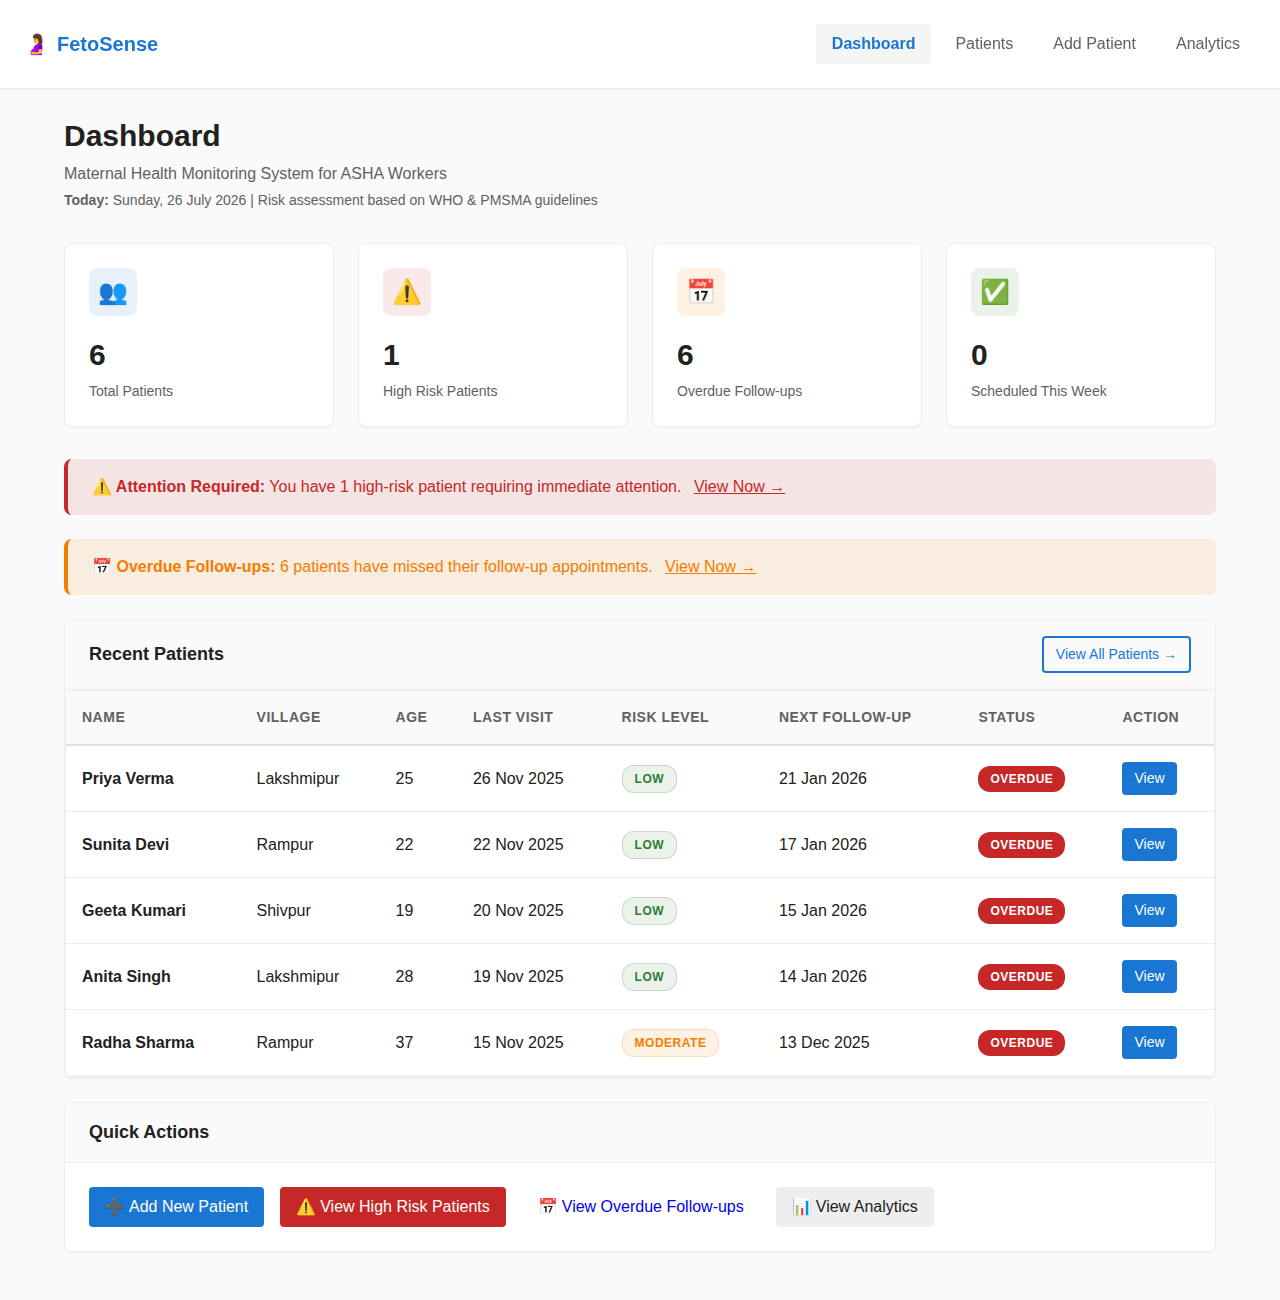
<file: index.html>
<!DOCTYPE html>
<html lang="en">

<head>
    <meta charset="UTF-8">
    <meta name="viewport" content="width=device-width, initial-scale=1.0">
    <title>FetoSense - Dashboard</title>
    <link rel="stylesheet" href="styles.css">
</head>

<body>
    <!-- Navigation -->
    <nav class="navbar">
        <div class="container-fluid">
            <div class="d-flex align-items-center justify-content-between" style="width: 100%;">
                <a href="index.html" class="navbar-brand">
                    <span>🤰</span>
                    <span>FetoSense</span>
                </a>
                <div class="d-flex gap-1">
                    <a href="index.html" class="nav-link">Dashboard</a>
                    <a href="patients.html" class="nav-link">Patients</a>
                    <a href="add-patient.html" class="nav-link">Add Patient</a>
                    <a href="analytics.html" class="nav-link">Analytics</a>
                </div>
            </div>
        </div>
    </nav>

    <!-- Main Content -->
    <div class="container">
        <!-- Page Header -->
        <div class="page-header">
            <h1 class="page-title">Dashboard</h1>
            <p class="page-subtitle">Maternal Health Monitoring System for ASHA Workers</p>
            <p class="text-muted" style="font-size: 0.875rem; margin-top: 4px;">
                <strong>Today:</strong> <span id="currentDate"></span> |
                Risk assessment based on WHO & PMSMA guidelines
            </p>
        </div>

        <!-- Key Metrics -->
        <div class="metrics-grid">
            <div class="metric-card">
                <div class="metric-icon primary">
                    <span>👥</span>
                </div>
                <div class="metric-value" id="totalPatients">0</div>
                <div class="metric-label">Total Patients</div>
            </div>

            <div class="metric-card">
                <div class="metric-icon danger">
                    <span>⚠️</span>
                </div>
                <div class="metric-value" id="highRiskCount">0</div>
                <div class="metric-label">High Risk Patients</div>
            </div>

            <div class="metric-card">
                <div class="metric-icon warning">
                    <span>📅</span>
                </div>
                <div class="metric-value" id="overdueCount">0</div>
                <div class="metric-label">Overdue Follow-ups</div>
            </div>

            <div class="metric-card">
                <div class="metric-icon success">
                    <span>✅</span>
                </div>
                <div class="metric-value" id="scheduledCount">0</div>
                <div class="metric-label">Scheduled This Week</div>
            </div>
        </div>

        <!-- Alerts Section -->
        <div id="alertsSection"></div>

        <!-- Recent Patients -->
        <div class="card">
            <div class="card-header">
                <div class="d-flex justify-content-between align-items-center">
                    <h2 class="card-title">Recent Patients</h2>
                    <a href="patients.html" class="btn btn-outline btn-sm">View All Patients →</a>
                </div>
            </div>
            <div class="card-body" style="padding: 0;">
                <div class="table-container">
                    <table>
                        <thead>
                            <tr>
                                <th>Name</th>
                                <th>Village</th>
                                <th>Age</th>
                                <th>Last Visit</th>
                                <th>Risk Level</th>
                                <th>Next Follow-up</th>
                                <th>Status</th>
                                <th>Action</th>
                            </tr>
                        </thead>
                        <tbody id="recentPatientsTable"></tbody>
                    </table>
                </div>
            </div>
        </div>

        <!-- Quick Actions -->
        <div class="card">
            <div class="card-header">
                <h2 class="card-title">Quick Actions</h2>
            </div>
            <div class="card-body">
                <div class="d-flex gap-2" style="flex-wrap: wrap;">
                    <a href="add-patient.html" class="btn btn-primary">
                        <span>➕</span>
                        <span>Add New Patient</span>
                    </a>
                    <a href="patients.html?filter=high" class="btn btn-danger">
                        <span>⚠️</span>
                        <span>View High Risk Patients</span>
                    </a>
                    <a href="patients.html?filter=overdue" class="btn btn-warning">
                        <span>📅</span>
                        <span>View Overdue Follow-ups</span>
                    </a>
                    <a href="analytics.html" class="btn btn-secondary">
                        <span>📊</span>
                        <span>View Analytics</span>
                    </a>
                </div>
            </div>
        </div>
    </div>

    <script src="app.js"></script>
    <script>
        // Dashboard-specific JavaScript
        function loadDashboard() {
            const patients = FetoSense.getPatients();

            // Update current date
            document.getElementById('currentDate').textContent = Utils.formatDateLong(FetoSense.getCurrentDate());

            // Calculate metrics
            let highRiskCount = 0;
            let overdueCount = 0;
            let scheduledThisWeek = 0;

            const today = new Date(FetoSense.getCurrentDate());
            const weekFromNow = new Date(today);
            weekFromNow.setDate(weekFromNow.getDate() + 7);

            patients.forEach(patient => {
                const score = RiskCalculator.calculateScore(patient);
                const category = RiskCalculator.getCategory(score);
                const followupDate = RiskCalculator.getNextFollowupDate(patient);
                const status = RiskCalculator.getFollowupStatus(followupDate);

                if (category === 'HIGH') highRiskCount++;
                if (status === 'OVERDUE') overdueCount++;

                const followup = new Date(followupDate);
                if (followup >= today && followup <= weekFromNow) {
                    scheduledThisWeek++;
                }
            });

            // Update metrics
            document.getElementById('totalPatients').textContent = patients.length;
            document.getElementById('highRiskCount').textContent = highRiskCount;
            document.getElementById('overdueCount').textContent = overdueCount;
            document.getElementById('scheduledCount').textContent = scheduledThisWeek;

            // Show alerts if needed
            const alertsSection = document.getElementById('alertsSection');
            alertsSection.innerHTML = '';

            if (highRiskCount > 0) {
                alertsSection.innerHTML += `
                    <div class="alert alert-danger">
                        <strong>⚠️ Attention Required:</strong> You have ${highRiskCount} high-risk patient${highRiskCount > 1 ? 's' : ''} requiring immediate attention.
                        <a href="patients.html?filter=high" style="color: inherit; text-decoration: underline; margin-left: 8px;">View Now →</a>
                    </div>
                `;
            }

            if (overdueCount > 0) {
                alertsSection.innerHTML += `
                    <div class="alert alert-warning">
                        <strong>📅 Overdue Follow-ups:</strong> ${overdueCount} patient${overdueCount > 1 ? 's have' : ' has'} missed their follow-up appointment${overdueCount > 1 ? 's' : ''}.
                        <a href="patients.html?filter=overdue" style="color: inherit; text-decoration: underline; margin-left: 8px;">View Now →</a>
                    </div>
                `;
            }

            // Load recent patients (sorted by last visit date)
            const sortedPatients = [...patients].sort((a, b) => {
                const dateA = new Date(a.visits[a.visits.length - 1].date);
                const dateB = new Date(b.visits[b.visits.length - 1].date);
                return dateB - dateA;
            });

            const recentPatients = sortedPatients.slice(0, 5);
            const tbody = document.getElementById('recentPatientsTable');
            tbody.innerHTML = '';

            recentPatients.forEach(patient => {
                const latestVisit = patient.visits[patient.visits.length - 1];
                const score = RiskCalculator.calculateScore(patient);
                const category = RiskCalculator.getCategory(score);
                const followupDate = RiskCalculator.getNextFollowupDate(patient);
                const status = RiskCalculator.getFollowupStatus(followupDate);

                const row = document.createElement('tr');
                row.innerHTML = `
                    <td><strong>${patient.name}</strong></td>
                    <td>${patient.village}</td>
                    <td>${patient.age}</td>
                    <td>${Utils.formatDate(latestVisit.date)}</td>
                    <td><span class="badge badge-${category.toLowerCase()}">${category}</span></td>
                    <td>${Utils.formatDate(followupDate)}</td>
                    <td><span class="badge badge-${status.toLowerCase()}">${status}</span></td>
                    <td>
                        <a href="patient-details.html?id=${patient.id}" class="btn btn-primary btn-sm">View</a>
                    </td>
                `;
                tbody.appendChild(row);
            });
        }

        // Load dashboard on page load
        document.addEventListener('DOMContentLoaded', loadDashboard);
    </script>
</body>

</html>
</file>
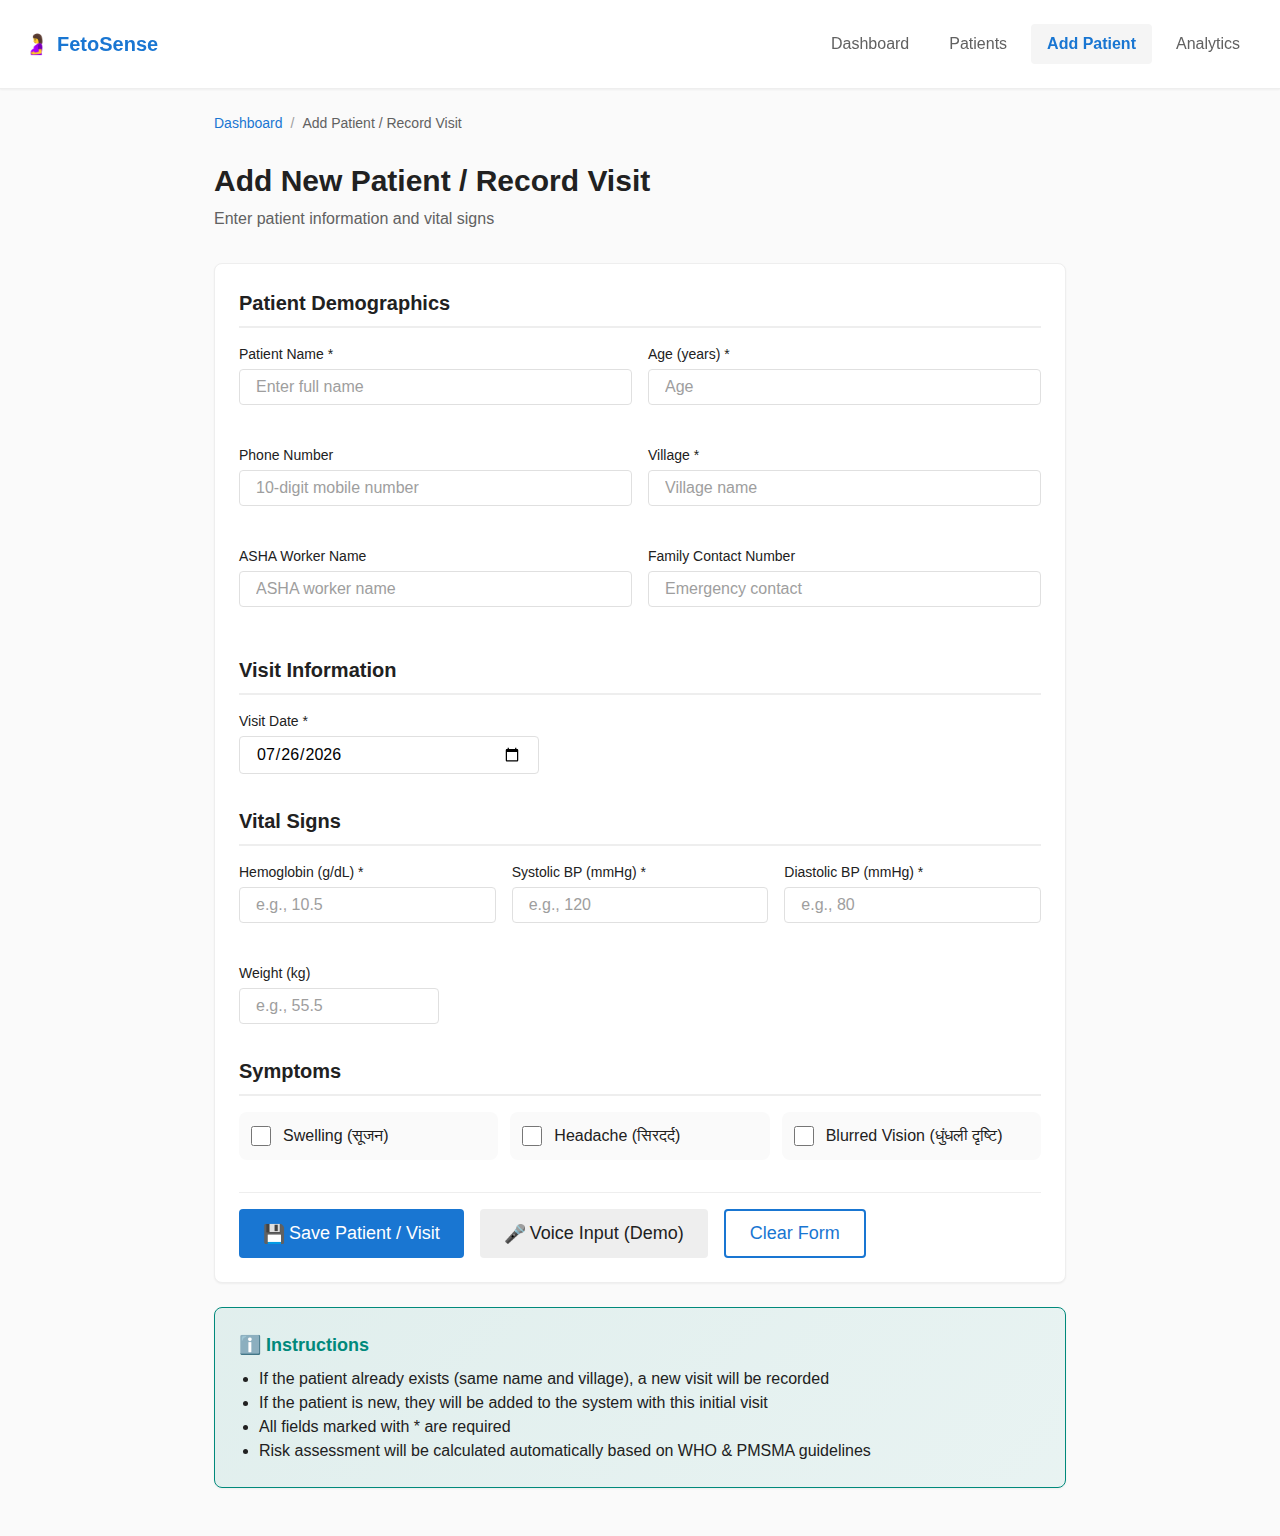
<file: add-patient.html>
<!DOCTYPE html>
<html lang="en">

<head>
    <meta charset="UTF-8">
    <meta name="viewport" content="width=device-width, initial-scale=1.0">
    <title>FetoSense - Add Patient</title>
    <link rel="stylesheet" href="styles.css">
</head>

<body>
    <!-- Navigation -->
    <nav class="navbar">
        <div class="container-fluid">
            <div class="d-flex align-items-center justify-content-between" style="width: 100%;">
                <a href="index.html" class="navbar-brand">
                    <span>🤰</span>
                    <span>FetoSense</span>
                </a>
                <div class="d-flex gap-1">
                    <a href="index.html" class="nav-link">Dashboard</a>
                    <a href="patients.html" class="nav-link">Patients</a>
                    <a href="add-patient.html" class="nav-link">Add Patient</a>
                    <a href="analytics.html" class="nav-link">Analytics</a>
                </div>
            </div>
        </div>
    </nav>

    <!-- Main Content -->
    <div class="container" style="max-width: 900px;">
        <!-- Breadcrumb -->
        <div class="breadcrumb">
            <a href="index.html">Dashboard</a>
            <span class="breadcrumb-separator">/</span>
            <span>Add Patient / Record Visit</span>
        </div>

        <!-- Page Header -->
        <div class="page-header">
            <h1 class="page-title">Add New Patient / Record Visit</h1>
            <p class="page-subtitle">Enter patient information and vital signs</p>
        </div>

        <!-- Form -->
        <div class="card">
            <div class="card-body">
                <form id="patientForm">
                    <!-- Patient Demographics -->
                    <h3
                        style="font-size: 1.25rem; font-weight: 600; margin-bottom: 16px; padding-bottom: 8px; border-bottom: 2px solid var(--border-color-light);">
                        Patient Demographics
                    </h3>

                    <div style="display: grid; grid-template-columns: 1fr 1fr; gap: 16px; margin-bottom: 24px;">
                        <div class="form-group">
                            <label class="form-label">Patient Name *</label>
                            <input type="text" class="form-control" id="patientName" required
                                placeholder="Enter full name">
                        </div>

                        <div class="form-group">
                            <label class="form-label">Age (years) *</label>
                            <input type="number" class="form-control" id="patientAge" required min="15" max="50"
                                placeholder="Age">
                        </div>
                    </div>

                    <div style="display: grid; grid-template-columns: 1fr 1fr; gap: 16px; margin-bottom: 24px;">
                        <div class="form-group">
                            <label class="form-label">Phone Number</label>
                            <input type="tel" class="form-control" id="patientPhone"
                                placeholder="10-digit mobile number">
                        </div>

                        <div class="form-group">
                            <label class="form-label">Village *</label>
                            <input type="text" class="form-control" id="patientVillage" required
                                placeholder="Village name">
                        </div>
                    </div>

                    <div style="display: grid; grid-template-columns: 1fr 1fr; gap: 16px; margin-bottom: 32px;">
                        <div class="form-group">
                            <label class="form-label">ASHA Worker Name</label>
                            <input type="text" class="form-control" id="ashaName" placeholder="ASHA worker name">
                        </div>

                        <div class="form-group">
                            <label class="form-label">Family Contact Number</label>
                            <input type="tel" class="form-control" id="familyContact" placeholder="Emergency contact">
                        </div>
                    </div>

                    <!-- Visit Information -->
                    <h3
                        style="font-size: 1.25rem; font-weight: 600; margin-bottom: 16px; padding-bottom: 8px; border-bottom: 2px solid var(--border-color-light);">
                        Visit Information
                    </h3>

                    <div class="form-group" style="margin-bottom: 32px;">
                        <label class="form-label">Visit Date *</label>
                        <input type="date" class="form-control" id="visitDate" required style="max-width: 300px;">
                    </div>

                    <!-- Vital Signs -->
                    <h3
                        style="font-size: 1.25rem; font-weight: 600; margin-bottom: 16px; padding-bottom: 8px; border-bottom: 2px solid var(--border-color-light);">
                        Vital Signs
                    </h3>

                    <div style="display: grid; grid-template-columns: 1fr 1fr 1fr; gap: 16px; margin-bottom: 24px;">
                        <div class="form-group">
                            <label class="form-label">Hemoglobin (g/dL) *</label>
                            <input type="number" class="form-control" id="hemoglobin" required step="0.1" min="4"
                                max="16" placeholder="e.g., 10.5">
                        </div>

                        <div class="form-group">
                            <label class="form-label">Systolic BP (mmHg) *</label>
                            <input type="number" class="form-control" id="systolicBP" required min="80" max="200"
                                placeholder="e.g., 120">
                        </div>

                        <div class="form-group">
                            <label class="form-label">Diastolic BP (mmHg) *</label>
                            <input type="number" class="form-control" id="diastolicBP" required min="50" max="140"
                                placeholder="e.g., 80">
                        </div>
                    </div>

                    <div class="form-group" style="margin-bottom: 32px;">
                        <label class="form-label">Weight (kg)</label>
                        <input type="number" class="form-control" id="weight" step="0.1" min="30" max="120"
                            placeholder="e.g., 55.5" style="max-width: 200px;">
                    </div>

                    <!-- Symptoms -->
                    <h3
                        style="font-size: 1.25rem; font-weight: 600; margin-bottom: 16px; padding-bottom: 8px; border-bottom: 2px solid var(--border-color-light);">
                        Symptoms
                    </h3>

                    <div
                        style="display: grid; grid-template-columns: repeat(auto-fit, minmax(200px, 1fr)); gap: 12px; margin-bottom: 32px;">
                        <div style="background-color: var(--gray-50); padding: 12px; border-radius: 8px;">
                            <label style="display: flex; align-items: center; gap: 12px; cursor: pointer;">
                                <input type="checkbox" id="swelling" style="width: 20px; height: 20px;">
                                <span>Swelling (सूजन)</span>
                            </label>
                        </div>

                        <div style="background-color: var(--gray-50); padding: 12px; border-radius: 8px;">
                            <label style="display: flex; align-items: center; gap: 12px; cursor: pointer;">
                                <input type="checkbox" id="headache" style="width: 20px; height: 20px;">
                                <span>Headache (सिरदर्द)</span>
                            </label>
                        </div>

                        <div style="background-color: var(--gray-50); padding: 12px; border-radius: 8px;">
                            <label style="display: flex; align-items: center; gap: 12px; cursor: pointer;">
                                <input type="checkbox" id="blurredVision" style="width: 20px; height: 20px;">
                                <span>Blurred Vision (धुंधली दृष्टि)</span>
                            </label>
                        </div>
                    </div>

                    <!-- Actions -->
                    <div class="d-flex gap-2"
                        style="padding-top: 16px; border-top: 1px solid var(--border-color-light);">
                        <button type="submit" class="btn btn-primary btn-lg">
                            <span>💾</span>
                            <span>Save Patient / Visit</span>
                        </button>
                        <button type="button" class="btn btn-secondary btn-lg" onclick="simulateVoiceInput()">
                            <span>🎤</span>
                            <span>Voice Input (Demo)</span>
                        </button>
                        <button type="reset" class="btn btn-outline btn-lg">
                            Clear Form
                        </button>
                    </div>
                </form>
            </div>
        </div>

        <!-- Help Text -->
        <div class="card"
            style="background-color: var(--info-teal); background: linear-gradient(135deg, rgba(0, 137, 123, 0.1) 0%, rgba(77, 182, 172, 0.1) 100%); border-color: var(--info-teal);">
            <div class="card-body">
                <h3 style="font-size: 1.125rem; font-weight: 600; margin-bottom: 8px; color: var(--info-teal);">
                    ℹ️ Instructions
                </h3>
                <ul style="margin: 0; padding-left: 20px; color: var(--text-primary);">
                    <li>If the patient already exists (same name and village), a new visit will be recorded</li>
                    <li>If the patient is new, they will be added to the system with this initial visit</li>
                    <li>All fields marked with * are required</li>
                    <li>Risk assessment will be calculated automatically based on WHO & PMSMA guidelines</li>
                </ul>
            </div>
        </div>
    </div>

    <script src="app.js"></script>
    <script>
        // Set today's date as default
        document.getElementById('visitDate').valueAsDate = new Date();

        // Voice input simulation
        function simulateVoiceInput() {
            const names = ['Sita Devi', 'Lakshmi Kumari', 'Parvati Sharma', 'Durga Singh', 'Saraswati Verma'];
            const villages = ['Rampur', 'Shivpur', 'Lakshmipur', 'Ganeshpur', 'Hanumanpur'];
            const ashaNames = ['Rekha Sharma', 'Meena Devi', 'Sita Devi', 'Radha Kumari'];

            document.getElementById('patientName').value = names[Math.floor(Math.random() * names.length)];
            document.getElementById('patientAge').value = Math.floor(Math.random() * 20) + 18;
            document.getElementById('patientPhone').value = '98765' + Math.floor(Math.random() * 100000);
            document.getElementById('patientVillage').value = villages[Math.floor(Math.random() * villages.length)];
            document.getElementById('ashaName').value = ashaNames[Math.floor(Math.random() * ashaNames.length)];
            document.getElementById('familyContact').value = '98765' + Math.floor(Math.random() * 100000);
            document.getElementById('hemoglobin').value = (Math.random() * 6 + 7).toFixed(1);
            document.getElementById('systolicBP').value = Math.floor(Math.random() * 50) + 110;
            document.getElementById('diastolicBP').value = Math.floor(Math.random() * 30) + 70;
            document.getElementById('weight').value = (Math.random() * 30 + 45).toFixed(1);

            // Random symptoms
            document.getElementById('swelling').checked = Math.random() > 0.7;
            document.getElementById('headache').checked = Math.random() > 0.8;
            document.getElementById('blurredVision').checked = Math.random() > 0.9;

            Utils.showToast('Voice input simulated! Form filled with sample data.', 'info');
        }

        // Form submission
        document.getElementById('patientForm').addEventListener('submit', function (e) {
            e.preventDefault();

            const name = document.getElementById('patientName').value.trim();
            const age = parseInt(document.getElementById('patientAge').value);
            const phone = document.getElementById('patientPhone').value.trim();
            const village = document.getElementById('patientVillage').value.trim();
            const ashaName = document.getElementById('ashaName').value.trim();
            const familyContact = document.getElementById('familyContact').value.trim();
            const visitDate = document.getElementById('visitDate').value;
            const hemoglobin = parseFloat(document.getElementById('hemoglobin').value);
            const systolicBP = parseInt(document.getElementById('systolicBP').value);
            const diastolicBP = parseInt(document.getElementById('diastolicBP').value);
            const weight = parseFloat(document.getElementById('weight').value) || 0;

            const symptoms = [];
            if (document.getElementById('swelling').checked) symptoms.push('swelling');
            if (document.getElementById('headache').checked) symptoms.push('headache');
            if (document.getElementById('blurredVision').checked) symptoms.push('blurredVision');

            const visit = {
                date: visitDate,
                hemoglobin: hemoglobin,
                systolicBP: systolicBP,
                diastolicBP: diastolicBP,
                weight: weight,
                symptoms: symptoms
            };

            // Check if patient exists
            const patients = FetoSense.getPatients();
            const existingPatient = patients.find(p =>
                p.name.toLowerCase() === name.toLowerCase() &&
                p.village.toLowerCase() === village.toLowerCase()
            );

            if (existingPatient) {
                // Add visit to existing patient
                FetoSense.addVisit(existingPatient.id, visit);
                Utils.showToast(`New visit recorded for ${name}`, 'success');

                // Redirect to patient details
                setTimeout(() => {
                    window.location.href = `patient-details.html?id=${existingPatient.id}`;
                }, 1500);
            } else {
                // Create new patient
                const newPatient = {
                    name: name,
                    age: age,
                    phone: phone || 'Not provided',
                    village: village,
                    ashaName: ashaName || 'Not assigned',
                    familyContact: familyContact || 'Not provided',
                    visits: [visit],
                    adherence: { ironMorning: false, ironEvening: false, protein: false, rest: false }
                };

                const newId = FetoSense.addPatient(newPatient);
                Utils.showToast(`New patient added: ${name}`, 'success');

                // Redirect to patient details
                setTimeout(() => {
                    window.location.href = `patient-details.html?id=${newId}`;
                }, 1500);
            }
        });
    </script>
</body>

</html>
</file>
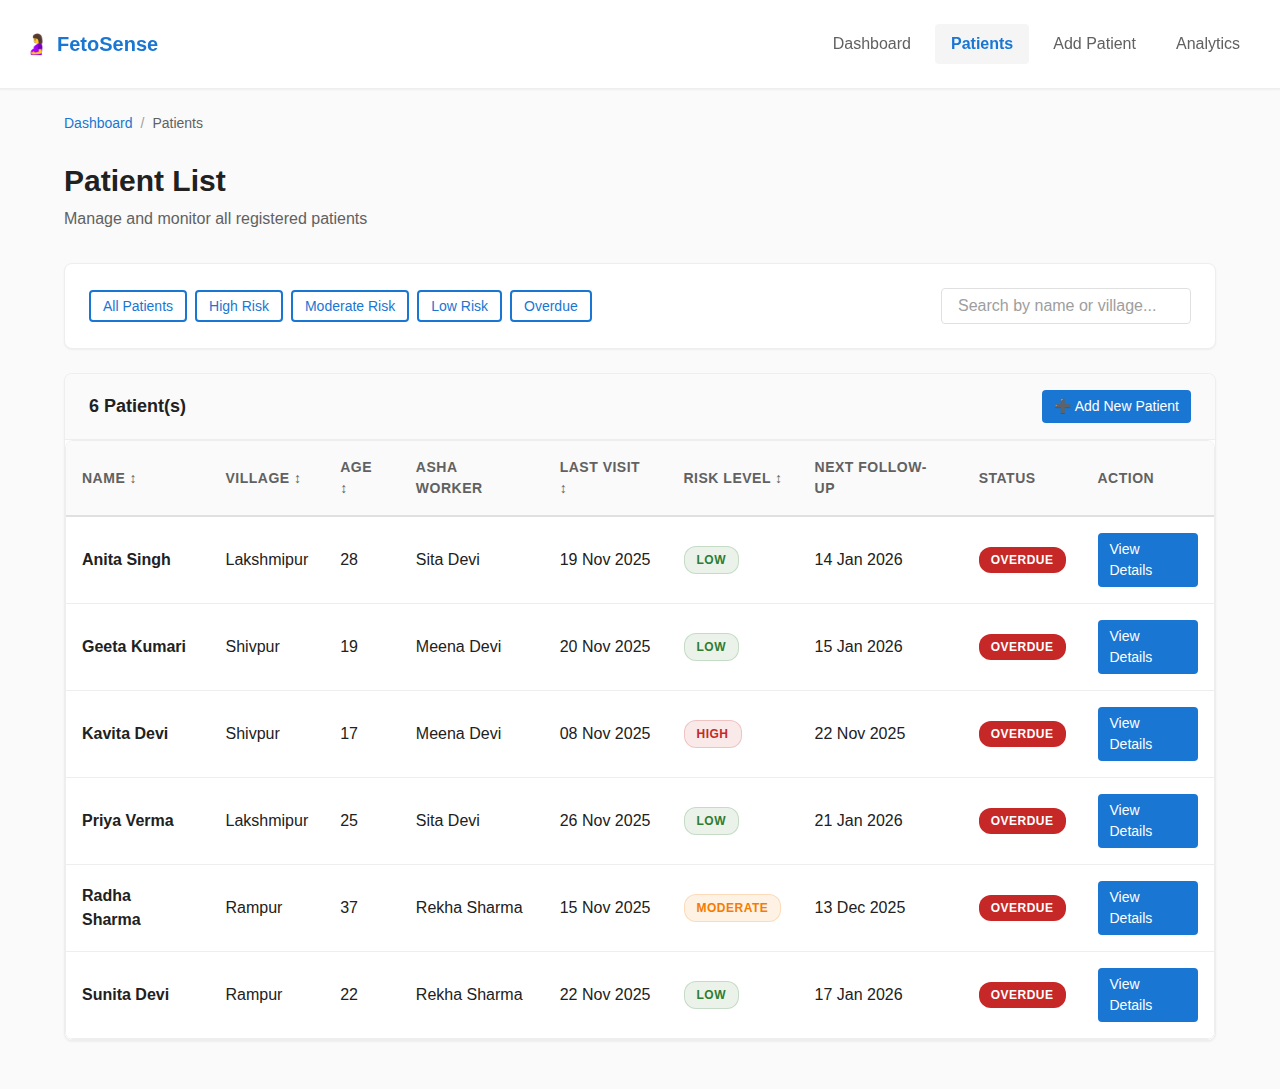
<file: patients.html>
<!DOCTYPE html>
<html lang="en">

<head>
    <meta charset="UTF-8">
    <meta name="viewport" content="width=device-width, initial-scale=1.0">
    <title>FetoSense - Patients</title>
    <link rel="stylesheet" href="styles.css">
</head>

<body>
    <!-- Navigation -->
    <nav class="navbar">
        <div class="container-fluid">
            <div class="d-flex align-items-center justify-content-between" style="width: 100%;">
                <a href="index.html" class="navbar-brand">
                    <span>🤰</span>
                    <span>FetoSense</span>
                </a>
                <div class="d-flex gap-1">
                    <a href="index.html" class="nav-link">Dashboard</a>
                    <a href="patients.html" class="nav-link">Patients</a>
                    <a href="add-patient.html" class="nav-link">Add Patient</a>
                    <a href="analytics.html" class="nav-link">Analytics</a>
                </div>
            </div>
        </div>
    </nav>

    <!-- Main Content -->
    <div class="container">
        <!-- Breadcrumb -->
        <div class="breadcrumb">
            <a href="index.html">Dashboard</a>
            <span class="breadcrumb-separator">/</span>
            <span>Patients</span>
        </div>

        <!-- Page Header -->
        <div class="page-header">
            <h1 class="page-title">Patient List</h1>
            <p class="page-subtitle">Manage and monitor all registered patients</p>
        </div>

        <!-- Filters and Search -->
        <div class="card">
            <div class="card-body">
                <div class="d-flex justify-content-between align-items-center" style="flex-wrap: wrap; gap: 16px;">
                    <div class="d-flex gap-1" style="flex-wrap: wrap;">
                        <button class="btn btn-sm btn-outline active" data-filter="all" onclick="filterPatients('all')">
                            All Patients
                        </button>
                        <button class="btn btn-sm btn-outline" data-filter="high" onclick="filterPatients('high')">
                            High Risk
                        </button>
                        <button class="btn btn-sm btn-outline" data-filter="moderate"
                            onclick="filterPatients('moderate')">
                            Moderate Risk
                        </button>
                        <button class="btn btn-sm btn-outline" data-filter="low" onclick="filterPatients('low')">
                            Low Risk
                        </button>
                        <button class="btn btn-sm btn-outline" data-filter="overdue"
                            onclick="filterPatients('overdue')">
                            Overdue
                        </button>
                    </div>
                    <div class="form-group" style="margin: 0; min-width: 250px;">
                        <input type="text" class="form-control" id="searchInput"
                            placeholder="Search by name or village..." oninput="searchPatients()">
                    </div>
                </div>
            </div>
        </div>

        <!-- Patients Table -->
        <div class="card">
            <div class="card-header">
                <div class="d-flex justify-content-between align-items-center">
                    <h2 class="card-title">
                        <span id="patientCount">0</span> Patient(s)
                    </h2>
                    <a href="add-patient.html" class="btn btn-primary btn-sm">
                        <span>➕</span>
                        <span>Add New Patient</span>
                    </a>
                </div>
            </div>
            <div class="card-body" style="padding: 0;">
                <div class="table-container">
                    <table>
                        <thead>
                            <tr>
                                <th onclick="sortTable('name')" style="cursor: pointer;">Name ↕</th>
                                <th onclick="sortTable('village')" style="cursor: pointer;">Village ↕</th>
                                <th onclick="sortTable('age')" style="cursor: pointer;">Age ↕</th>
                                <th>ASHA Worker</th>
                                <th onclick="sortTable('lastVisit')" style="cursor: pointer;">Last Visit ↕</th>
                                <th onclick="sortTable('risk')" style="cursor: pointer;">Risk Level ↕</th>
                                <th>Next Follow-up</th>
                                <th>Status</th>
                                <th>Action</th>
                            </tr>
                        </thead>
                        <tbody id="patientsTable"></tbody>
                    </table>
                </div>
                <div id="emptyState" class="text-center" style="padding: 48px; display: none;">
                    <p class="text-muted" style="font-size: 1.125rem; margin-bottom: 16px;">No patients found</p>
                    <a href="add-patient.html" class="btn btn-primary">Add Your First Patient</a>
                </div>
            </div>
        </div>
    </div>

    <script src="app.js"></script>
    <script>
        let currentFilter = 'all';
        let currentSort = { field: 'name', ascending: true };
        let allPatients = [];

        function loadPatients() {
            allPatients = FetoSense.getPatients();

            // Check URL parameters for filter
            const urlParams = new URLSearchParams(window.location.search);
            const filterParam = urlParams.get('filter');
            if (filterParam) {
                currentFilter = filterParam;
                updateFilterButtons();
            }

            renderPatients();
        }

        function updateFilterButtons() {
            document.querySelectorAll('[data-filter]').forEach(btn => {
                if (btn.dataset.filter === currentFilter) {
                    btn.classList.add('active');
                } else {
                    btn.classList.remove('active');
                }
            });
        }

        function filterPatients(filter) {
            currentFilter = filter;
            updateFilterButtons();
            renderPatients();
        }

        function searchPatients() {
            renderPatients();
        }

        function sortTable(field) {
            if (currentSort.field === field) {
                currentSort.ascending = !currentSort.ascending;
            } else {
                currentSort.field = field;
                currentSort.ascending = true;
            }
            renderPatients();
        }

        function renderPatients() {
            const searchTerm = document.getElementById('searchInput').value.toLowerCase();

            // Filter patients
            let filteredPatients = allPatients.filter(patient => {
                // Search filter
                if (searchTerm) {
                    const matchesSearch = patient.name.toLowerCase().includes(searchTerm) ||
                        patient.village.toLowerCase().includes(searchTerm);
                    if (!matchesSearch) return false;
                }

                // Risk/status filter
                if (currentFilter !== 'all') {
                    const score = RiskCalculator.calculateScore(patient);
                    const category = RiskCalculator.getCategory(score);
                    const followupDate = RiskCalculator.getNextFollowupDate(patient);
                    const status = RiskCalculator.getFollowupStatus(followupDate);

                    if (currentFilter === 'high' && category !== 'HIGH') return false;
                    if (currentFilter === 'moderate' && category !== 'MODERATE') return false;
                    if (currentFilter === 'low' && category !== 'LOW') return false;
                    if (currentFilter === 'overdue' && status !== 'OVERDUE') return false;
                }

                return true;
            });

            // Sort patients
            filteredPatients.sort((a, b) => {
                let valueA, valueB;

                switch (currentSort.field) {
                    case 'name':
                        valueA = a.name.toLowerCase();
                        valueB = b.name.toLowerCase();
                        break;
                    case 'village':
                        valueA = a.village.toLowerCase();
                        valueB = b.village.toLowerCase();
                        break;
                    case 'age':
                        valueA = a.age;
                        valueB = b.age;
                        break;
                    case 'lastVisit':
                        valueA = new Date(a.visits[a.visits.length - 1].date);
                        valueB = new Date(b.visits[b.visits.length - 1].date);
                        break;
                    case 'risk':
                        valueA = RiskCalculator.calculateScore(a);
                        valueB = RiskCalculator.calculateScore(b);
                        break;
                    default:
                        return 0;
                }

                if (valueA < valueB) return currentSort.ascending ? -1 : 1;
                if (valueA > valueB) return currentSort.ascending ? 1 : -1;
                return 0;
            });

            // Update count
            document.getElementById('patientCount').textContent = filteredPatients.length;

            // Render table
            const tbody = document.getElementById('patientsTable');
            const emptyState = document.getElementById('emptyState');

            if (filteredPatients.length === 0) {
                tbody.innerHTML = '';
                emptyState.style.display = 'block';
                return;
            }

            emptyState.style.display = 'none';
            tbody.innerHTML = '';

            filteredPatients.forEach(patient => {
                const latestVisit = patient.visits[patient.visits.length - 1];
                const score = RiskCalculator.calculateScore(patient);
                const category = RiskCalculator.getCategory(score);
                const followupDate = RiskCalculator.getNextFollowupDate(patient);
                const status = RiskCalculator.getFollowupStatus(followupDate);

                const row = document.createElement('tr');
                row.innerHTML = `
                    <td><strong>${patient.name}</strong></td>
                    <td>${patient.village}</td>
                    <td>${patient.age}</td>
                    <td>${patient.ashaName}</td>
                    <td>${Utils.formatDate(latestVisit.date)}</td>
                    <td><span class="badge badge-${category.toLowerCase()}">${category}</span></td>
                    <td>${Utils.formatDate(followupDate)}</td>
                    <td><span class="badge badge-${status.toLowerCase()}">${status}</span></td>
                    <td>
                        <a href="patient-details.html?id=${patient.id}" class="btn btn-primary btn-sm">View Details</a>
                    </td>
                `;
                tbody.appendChild(row);
            });
        }

        // Load patients on page load
        document.addEventListener('DOMContentLoaded', loadPatients);
    </script>
</body>

</html>
</file>
<file: styles.css>
/* FetoSense - Professional Medical UI Stylesheet */

/* ===== ROOT VARIABLES ===== */
:root {
    /* Clinical Color Palette */
    --primary-blue: #1976D2;
    --primary-blue-dark: #0D47A1;
    --primary-blue-light: #42A5F5;
    
    --success-green: #2E7D32;
    --success-green-light: #66BB6A;
    
    --warning-amber: #F57C00;
    --warning-amber-light: #FFB74D;
    
    --danger-red: #C62828;
    --danger-red-light: #EF5350;
    
    --info-teal: #00897B;
    --info-teal-light: #4DB6AC;
    
    /* Neutral Palette */
    --white: #FFFFFF;
    --gray-50: #FAFAFA;
    --gray-100: #F5F5F5;
    --gray-200: #EEEEEE;
    --gray-300: #E0E0E0;
    --gray-400: #BDBDBD;
    --gray-500: #9E9E9E;
    --gray-600: #757575;
    --gray-700: #616161;
    --gray-800: #424242;
    --gray-900: #212121;
    
    /* Semantic Colors */
    --text-primary: var(--gray-900);
    --text-secondary: var(--gray-700);
    --text-disabled: var(--gray-500);
    
    --bg-primary: var(--white);
    --bg-secondary: var(--gray-50);
    --bg-tertiary: var(--gray-100);
    
    --border-color: var(--gray-300);
    --border-color-light: var(--gray-200);
    
    /* Spacing (8px grid system) */
    --spacing-xs: 4px;
    --spacing-sm: 8px;
    --spacing-md: 16px;
    --spacing-lg: 24px;
    --spacing-xl: 32px;
    --spacing-xxl: 48px;
    
    /* Typography */
    --font-family: -apple-system, BlinkMacSystemFont, 'Segoe UI', 'Roboto', 'Helvetica Neue', Arial, sans-serif;
    --font-family-mono: 'SF Mono', Monaco, 'Cascadia Code', 'Roboto Mono', Consolas, monospace;
    
    --font-size-xs: 0.75rem;    /* 12px */
    --font-size-sm: 0.875rem;   /* 14px */
    --font-size-base: 1rem;     /* 16px */
    --font-size-lg: 1.125rem;   /* 18px */
    --font-size-xl: 1.25rem;    /* 20px */
    --font-size-2xl: 1.5rem;    /* 24px */
    --font-size-3xl: 1.875rem;  /* 30px */
    
    /* Shadows */
    --shadow-sm: 0 1px 2px 0 rgba(0, 0, 0, 0.05);
    --shadow-md: 0 4px 6px -1px rgba(0, 0, 0, 0.1), 0 2px 4px -1px rgba(0, 0, 0, 0.06);
    --shadow-lg: 0 10px 15px -3px rgba(0, 0, 0, 0.1), 0 4px 6px -2px rgba(0, 0, 0, 0.05);
    
    /* Border Radius */
    --radius-sm: 4px;
    --radius-md: 8px;
    --radius-lg: 12px;
    
    /* Transitions */
    --transition-fast: 150ms ease-in-out;
    --transition-base: 250ms ease-in-out;
}

/* ===== RESET & BASE ===== */
* {
    margin: 0;
    padding: 0;
    box-sizing: border-box;
}

body {
    font-family: var(--font-family);
    font-size: var(--font-size-base);
    line-height: 1.5;
    color: var(--text-primary);
    background-color: var(--bg-secondary);
    -webkit-font-smoothing: antialiased;
    -moz-osx-font-smoothing: grayscale;
}

/* ===== NAVIGATION ===== */
.navbar {
    background-color: var(--white);
    border-bottom: 1px solid var(--border-color-light);
    box-shadow: var(--shadow-sm);
    position: sticky;
    top: 0;
    z-index: 1000;
}

.navbar-brand {
    font-size: var(--font-size-xl);
    font-weight: 700;
    color: var(--primary-blue);
    text-decoration: none;
    display: flex;
    align-items: center;
    gap: var(--spacing-sm);
}

.navbar-brand:hover {
    color: var(--primary-blue-dark);
}

.nav-link {
    color: var(--text-secondary);
    text-decoration: none;
    padding: var(--spacing-sm) var(--spacing-md);
    border-radius: var(--radius-sm);
    transition: all var(--transition-fast);
    font-weight: 500;
}

.nav-link:hover {
    color: var(--primary-blue);
    background-color: var(--gray-100);
}

.nav-link.active {
    color: var(--primary-blue);
    background-color: var(--gray-100);
    font-weight: 600;
}

/* ===== LAYOUT ===== */
.container {
    max-width: 1200px;
    margin: 0 auto;
    padding: var(--spacing-lg);
}

.container-fluid {
    padding: var(--spacing-lg);
}

.page-header {
    margin-bottom: var(--spacing-xl);
}

.page-title {
    font-size: var(--font-size-3xl);
    font-weight: 700;
    color: var(--text-primary);
    margin-bottom: var(--spacing-xs);
}

.page-subtitle {
    font-size: var(--font-size-base);
    color: var(--text-secondary);
}

/* ===== CARDS ===== */
.card {
    background-color: var(--white);
    border: 1px solid var(--border-color-light);
    border-radius: var(--radius-md);
    box-shadow: var(--shadow-sm);
    margin-bottom: var(--spacing-lg);
    overflow: hidden;
}

.card-header {
    padding: var(--spacing-md) var(--spacing-lg);
    border-bottom: 1px solid var(--border-color-light);
    background-color: var(--gray-50);
}

.card-title {
    font-size: var(--font-size-lg);
    font-weight: 600;
    color: var(--text-primary);
    margin: 0;
}

.card-body {
    padding: var(--spacing-lg);
}

.card:hover {
    box-shadow: var(--shadow-md);
    transition: box-shadow var(--transition-base);
}

/* ===== METRICS CARDS ===== */
.metrics-grid {
    display: grid;
    grid-template-columns: repeat(auto-fit, minmax(250px, 1fr));
    gap: var(--spacing-lg);
    margin-bottom: var(--spacing-xl);
}

.metric-card {
    background-color: var(--white);
    border: 1px solid var(--border-color-light);
    border-radius: var(--radius-md);
    padding: var(--spacing-lg);
    box-shadow: var(--shadow-sm);
    transition: all var(--transition-base);
}

.metric-card:hover {
    box-shadow: var(--shadow-md);
    transform: translateY(-2px);
}

.metric-icon {
    width: 48px;
    height: 48px;
    border-radius: var(--radius-md);
    display: flex;
    align-items: center;
    justify-content: center;
    font-size: var(--font-size-2xl);
    margin-bottom: var(--spacing-md);
}

.metric-icon.primary {
    background-color: rgba(25, 118, 210, 0.1);
    color: var(--primary-blue);
}

.metric-icon.success {
    background-color: rgba(46, 125, 50, 0.1);
    color: var(--success-green);
}

.metric-icon.warning {
    background-color: rgba(245, 124, 0, 0.1);
    color: var(--warning-amber);
}

.metric-icon.danger {
    background-color: rgba(198, 40, 40, 0.1);
    color: var(--danger-red);
}

.metric-value {
    font-size: var(--font-size-3xl);
    font-weight: 700;
    color: var(--text-primary);
    margin-bottom: var(--spacing-xs);
}

.metric-label {
    font-size: var(--font-size-sm);
    color: var(--text-secondary);
    font-weight: 500;
}

/* ===== TABLES ===== */
.table-container {
    overflow-x: auto;
    border-radius: var(--radius-md);
    border: 1px solid var(--border-color-light);
}

table {
    width: 100%;
    border-collapse: collapse;
    background-color: var(--white);
}

thead {
    background-color: var(--gray-50);
    border-bottom: 2px solid var(--border-color);
}

thead th {
    padding: var(--spacing-md);
    text-align: left;
    font-weight: 600;
    font-size: var(--font-size-sm);
    color: var(--text-secondary);
    text-transform: uppercase;
    letter-spacing: 0.5px;
}

tbody tr {
    border-bottom: 1px solid var(--border-color-light);
    transition: background-color var(--transition-fast);
}

tbody tr:hover {
    background-color: var(--gray-50);
    cursor: pointer;
}

tbody tr.selected {
    background-color: rgba(25, 118, 210, 0.08);
}

tbody td {
    padding: var(--spacing-md);
    color: var(--text-primary);
}

/* ===== BADGES ===== */
.badge {
    display: inline-block;
    padding: 4px 12px;
    border-radius: 12px;
    font-size: var(--font-size-xs);
    font-weight: 600;
    text-transform: uppercase;
    letter-spacing: 0.5px;
}

.badge-low {
    background-color: rgba(46, 125, 50, 0.1);
    color: var(--success-green);
    border: 1px solid rgba(46, 125, 50, 0.2);
}

.badge-moderate {
    background-color: rgba(245, 124, 0, 0.1);
    color: var(--warning-amber);
    border: 1px solid rgba(245, 124, 0, 0.2);
}

.badge-high {
    background-color: rgba(198, 40, 40, 0.1);
    color: var(--danger-red);
    border: 1px solid rgba(198, 40, 40, 0.2);
}

.badge-pending {
    background-color: rgba(0, 137, 123, 0.1);
    color: var(--info-teal);
    border: 1px solid rgba(0, 137, 123, 0.2);
}

.badge-overdue {
    background-color: var(--danger-red);
    color: var(--white);
    animation: pulse 2s infinite;
}

.badge-completed {
    background-color: rgba(46, 125, 50, 0.1);
    color: var(--success-green);
    border: 1px solid rgba(46, 125, 50, 0.2);
}

@keyframes pulse {
    0%, 100% { opacity: 1; }
    50% { opacity: 0.7; }
}

/* ===== BUTTONS ===== */
.btn {
    display: inline-flex;
    align-items: center;
    gap: var(--spacing-xs);
    padding: var(--spacing-sm) var(--spacing-md);
    border: none;
    border-radius: var(--radius-sm);
    font-size: var(--font-size-base);
    font-weight: 500;
    cursor: pointer;
    transition: all var(--transition-fast);
    text-decoration: none;
    font-family: var(--font-family);
}

.btn-primary {
    background-color: var(--primary-blue);
    color: var(--white);
}

.btn-primary:hover {
    background-color: var(--primary-blue-dark);
}

.btn-secondary {
    background-color: var(--gray-200);
    color: var(--text-primary);
}

.btn-secondary:hover {
    background-color: var(--gray-300);
}

.btn-success {
    background-color: var(--success-green);
    color: var(--white);
}

.btn-success:hover {
    background-color: #1B5E20;
}

.btn-danger {
    background-color: var(--danger-red);
    color: var(--white);
}

.btn-danger:hover {
    background-color: #B71C1C;
}

.btn-outline {
    background-color: transparent;
    border: 2px solid var(--primary-blue);
    color: var(--primary-blue);
}

.btn-outline:hover {
    background-color: var(--primary-blue);
    color: var(--white);
}

.btn-sm {
    padding: 6px 12px;
    font-size: var(--font-size-sm);
}

.btn-lg {
    padding: 12px 24px;
    font-size: var(--font-size-lg);
}

/* ===== FORMS ===== */
.form-group {
    margin-bottom: var(--spacing-md);
}

.form-label {
    display: block;
    margin-bottom: var(--spacing-xs);
    font-weight: 500;
    color: var(--text-primary);
    font-size: var(--font-size-sm);
}

.form-control {
    width: 100%;
    padding: var(--spacing-sm) var(--spacing-md);
    border: 1px solid var(--border-color);
    border-radius: var(--radius-sm);
    font-size: var(--font-size-base);
    font-family: var(--font-family);
    transition: border-color var(--transition-fast);
}

.form-control:focus {
    outline: none;
    border-color: var(--primary-blue);
    box-shadow: 0 0 0 3px rgba(25, 118, 210, 0.1);
}

.form-control::placeholder {
    color: var(--text-disabled);
}

select.form-control {
    cursor: pointer;
}

/* ===== ALERTS ===== */
.alert {
    padding: var(--spacing-md) var(--spacing-lg);
    border-radius: var(--radius-md);
    margin-bottom: var(--spacing-lg);
    border-left: 4px solid;
}

.alert-danger {
    background-color: rgba(198, 40, 40, 0.1);
    border-color: var(--danger-red);
    color: var(--danger-red);
}

.alert-warning {
    background-color: rgba(245, 124, 0, 0.1);
    border-color: var(--warning-amber);
    color: var(--warning-amber);
}

.alert-success {
    background-color: rgba(46, 125, 50, 0.1);
    border-color: var(--success-green);
    color: var(--success-green);
}

.alert-info {
    background-color: rgba(0, 137, 123, 0.1);
    border-color: var(--info-teal);
    color: var(--info-teal);
}

/* ===== EMERGENCY BANNER ===== */
.emergency-banner {
    background-color: var(--danger-red);
    color: var(--white);
    padding: var(--spacing-lg);
    border-radius: var(--radius-md);
    margin-bottom: var(--spacing-lg);
    box-shadow: var(--shadow-lg);
}

.emergency-banner h3 {
    margin-bottom: var(--spacing-md);
    font-size: var(--font-size-xl);
}

.emergency-actions {
    display: flex;
    gap: var(--spacing-sm);
    flex-wrap: wrap;
}

.emergency-actions .btn {
    background-color: var(--white);
    color: var(--danger-red);
    font-weight: 600;
}

.emergency-actions .btn:hover {
    background-color: var(--gray-100);
}

/* ===== UTILITIES ===== */
.text-center {
    text-align: center;
}

.text-muted {
    color: var(--text-secondary);
}

.mb-0 { margin-bottom: 0; }
.mb-1 { margin-bottom: var(--spacing-sm); }
.mb-2 { margin-bottom: var(--spacing-md); }
.mb-3 { margin-bottom: var(--spacing-lg); }
.mb-4 { margin-bottom: var(--spacing-xl); }

.mt-0 { margin-top: 0; }
.mt-1 { margin-top: var(--spacing-sm); }
.mt-2 { margin-top: var(--spacing-md); }
.mt-3 { margin-top: var(--spacing-lg); }
.mt-4 { margin-top: var(--spacing-xl); }

.d-flex {
    display: flex;
}

.align-items-center {
    align-items: center;
}

.justify-content-between {
    justify-content: space-between;
}

.gap-1 { gap: var(--spacing-sm); }
.gap-2 { gap: var(--spacing-md); }
.gap-3 { gap: var(--spacing-lg); }

/* ===== RESPONSIVE ===== */
@media (max-width: 768px) {
    .container {
        padding: var(--spacing-md);
    }
    
    .page-title {
        font-size: var(--font-size-2xl);
    }
    
    .metrics-grid {
        grid-template-columns: 1fr;
    }
    
    table {
        font-size: var(--font-size-sm);
    }
    
    thead th,
    tbody td {
        padding: var(--spacing-sm);
    }
    
    .emergency-actions {
        flex-direction: column;
    }
    
    .emergency-actions .btn {
        width: 100%;
    }
}

/* ===== LOADING STATES ===== */
.loading {
    display: inline-block;
    width: 20px;
    height: 20px;
    border: 3px solid var(--gray-300);
    border-radius: 50%;
    border-top-color: var(--primary-blue);
    animation: spin 1s linear infinite;
}

@keyframes spin {
    to { transform: rotate(360deg); }
}

/* ===== CHARTS ===== */
.chart-container {
    position: relative;
    height: 300px;
    margin-top: var(--spacing-md);
}

/* ===== BREADCRUMBS ===== */
.breadcrumb {
    display: flex;
    gap: var(--spacing-sm);
    margin-bottom: var(--spacing-lg);
    font-size: var(--font-size-sm);
    color: var(--text-secondary);
}

.breadcrumb a {
    color: var(--primary-blue);
    text-decoration: none;
}

.breadcrumb a:hover {
    text-decoration: underline;
}

.breadcrumb-separator {
    color: var(--text-disabled);
}
</file>
